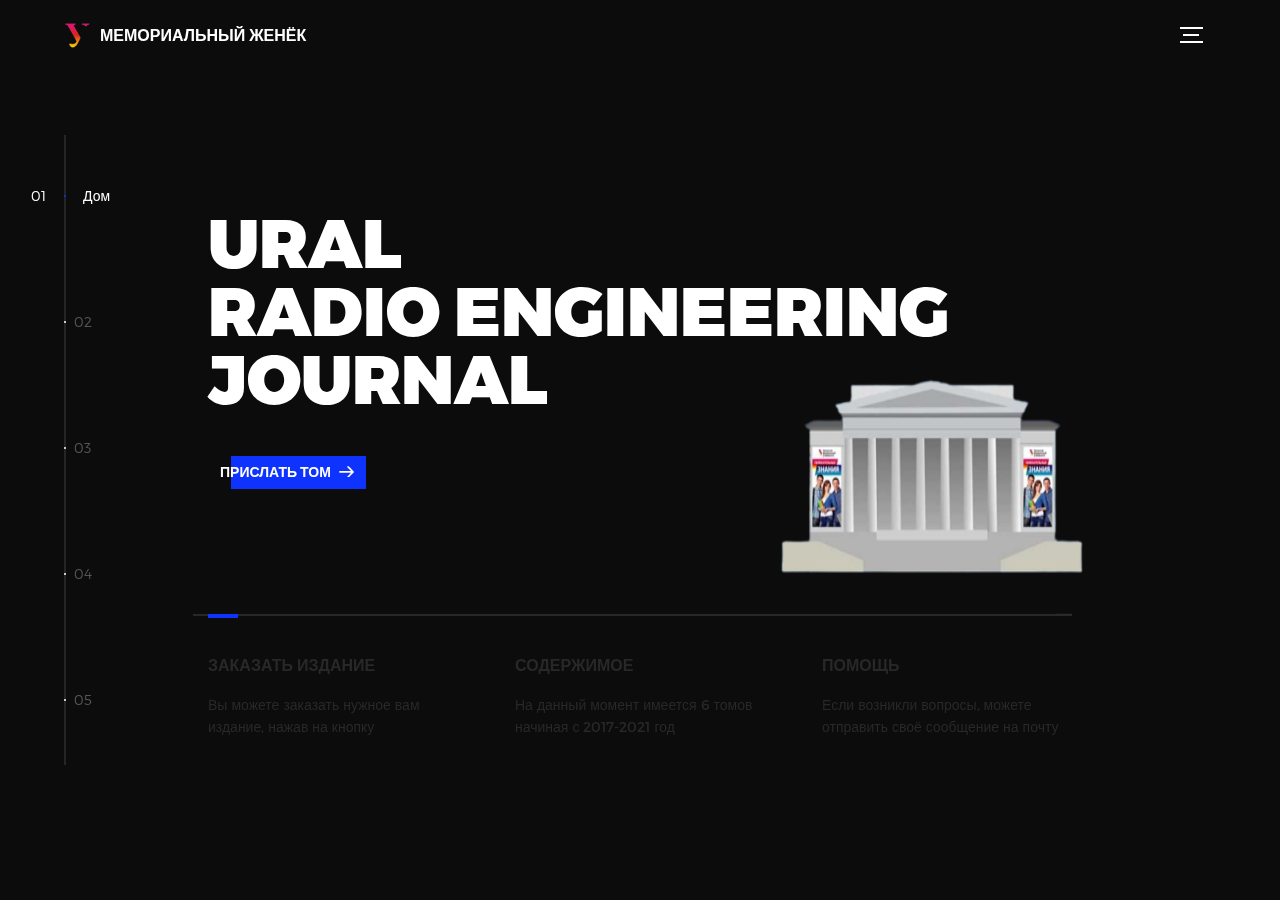
<file: ural/index.html>
<!DOCTYPE html>
<html lang="en">
<head>
  <title>Мемориальный Женёк</title>
  <meta charset="utf-8">
  <meta name="viewport" content="width=device-width, initial-scale=1">
  <meta http-equiv="X-UA-Compatible" content="IE=edge">
  <meta name="description" content="HTML5 website template">
  <meta name="keywords" content="global, template, html, sass, jquery">
  <meta name="author" content="Bucky Maler">
  <link rel="stylesheet" href="assets/css/main.css">
</head>
<body>

<!-- notification for small viewports and landscape oriented smartphones -->
<div class="device-notification">
  <a class="device-notification--logo" href="#0">
    <img src="assets/img/logo.png" alt="Global">
    <p>Мемориальный Женёк</p>
  </a>
</div>

<div class="perspective effect-rotate-left">
  <div class="container"><div class="outer-nav--return"></div>
    <div id="viewport" class="l-viewport">
      <div class="l-wrapper">
        <header class="header">
          <a class="header--logo" href="#0">
            <img src="assets/img/logo.png" alt="Global">
            <p>Мемориальный Женёк</p>
          </a>
          <button class="header--cta cta">Прислать том</button>
          <div class="header--nav-toggle">
            <span></span>
          </div>
        </header>
        <nav class="l-side-nav">
          <ul class="side-nav">
            <li class="is-active"><span>Дом</span></li>
            <li><span>Статьи</span></li>
            <li><span>Наставление)</span></li>
            <li><span>Контакты</span></li>
            <li><span>Заказ</span></li>
          </ul>
        </nav>
        <ul class="l-main-content main-content">
          <li class="l-section section section--is-active">
            <div class="intro">
              <div class="intro--banner">
                <h1>URAL<br>RADIO ENGINEERING<br>JOURNAL</h1>
                <button class="cta">Прислать том
                  <svg version="1.1" id="Layer_1" x="0px" y="0px" viewBox="0 0 150 118" style="enable-background:new 0 0 150 118;" xml:space="preserve">
                  <g transform="translate(0.000000,118.000000) scale(0.100000,-0.100000)">
                    <path d="M870,1167c-34-17-55-57-46-90c3-15,81-100,194-211l187-185l-565-1c-431,0-571-3-590-13c-55-28-64-94-18-137c21-20,33-20,597-20h575l-192-193C800,103,794,94,849,39c20-20,39-29,61-29c28,0,63,30,298,262c147,144,272,271,279,282c30,51,23,60-219,304C947,1180,926,1196,870,1167z"/>
                  </g>
                  </svg>
                  <span class="btn-background"></span>
                </button>
                <img src="assets/img/introduction-visual.png" alt="Добро пожаловать">
              </div>
              <div class="intro--options">
                <a href="hoh.html">
                  <h3>Заказать издание</h3>
                  <p>Вы можете заказать нужное вам издание, нажав на кнопку</p>
                </a>
                <a href="#0">
                  <h3>Содержимое</h3>
                  <p>На данный момент имеется 6 томов начиная с 2017-2021 год</p>
                </a>
                <a href="form.html" target="_blank">
                  <h3>Помощь</h3>
                  <p>Если возникли вопросы, можете отправить своё сообщение на почту</p>
                </a>
              </div>
            </div>
          </li>
          <li class="l-section section">
            <div class="work">
              <h2>Выберите работу</h2>
              <div class="work--lockup">
                <ul class="slider">
                  <li class="slider--item slider--item-left">
                    <a href="#0">
                      <div class="slider--item-image">
                        <img src="assets/img/work-victory.jpg" alt="Том 4">
                      </div>
                      <p class="slider--item-title">Том 4</p>
                      <p class="slider--item-description">№ 4 (2020) Мемориальный Женёк</p>
                        <a href="https://journals.urfu.ru/index.php/urj/issue/download/426/pdf_4" target="_blank">Скачать
                        </a>
                    </a>
                  </li>
                  <li class="slider--item slider--item-center">
                    <a href="#0">
                      <div class="slider--item-image">
                        <img src="assets/img/work-metiew-smith.png" alt="Том 5">
                      </div>
                      <p class="slider--item-title">Том 5</p>
                      <p class="slider--item-description">№ 4 (2021) Мемориальный Женёк</p>
                        <a href="https://journals.urfu.ru/index.php/urj/issue/download/476/pdf_8" target="_blank">Скачать
                        </a>
                    </a>
                  </li>
                  <li class="slider--item slider--item-right">
                    <a href="#0">
                      <div class="slider--item-image">
                        <img src="assets/img/work-alex-nowak.jpg" alt="Том 4">
                      </div>
                      <p class="slider--item-title">Том 4</p>
                      <p class="slider--item-description">№ 3 (2020) Мемориальный Женёк</p>
                        <a href="https://journals.urfu.ru/index.php/urj/article/download/4828/pdf" target="_blank">Скачать
                        </a>
                    </a>
                  </li>
                     <li class="slider--item slider--item-next">
                    <a href="#0">
                      <div class="slider--item-image">
                        <img src="assets/img/cover_issue_436_ru_RU.jpg" alt="Том 4">
                      </div>
                      <p class="slider--item-title">Том 5</p>
                      <p class="slider--item-description">№ 1 (2021) Мемориальный Женёк</p>
                        <a href="https://journals.urfu.ru/index.php/urj/issue/download/436/pdf_5" target="_blank">Скачать
                        </a>
                    </a>
                  </li>
                </ul>
                <div class="slider--prev">
                  <svg version="1.1" id="Layer_1" xmlns="http://www.w3.org/2000/svg" xmlns:xlink="http://www.w3.org/1999/xlink" x="0px" y="0px"
                  viewBox="0 0 150 118" style="enable-background:new 0 0 150 118;" xml:space="preserve">
                  <g transform="translate(0.000000,118.000000) scale(0.100000,-0.100000)">
                    <path d="M561,1169C525,1155,10,640,3,612c-3-13,1-36,8-52c8-15,134-145,281-289C527,41,562,10,590,10c22,0,41,9,61,29
                    c55,55,49,64-163,278L296,510h575c564,0,576,0,597,20c46,43,37,109-18,137c-19,10-159,13-590,13l-565,1l182,180
                    c101,99,187,188,193,199c16,30,12,57-12,84C631,1174,595,1183,561,1169z"/>
                  </g>
                  </svg>
                </div>
                <div class="slider--next">
                  <svg version="1.1" id="Layer_1" xmlns="http://www.w3.org/2000/svg" xmlns:xlink="http://www.w3.org/1999/xlink" x="0px" y="0px" viewBox="0 0 150 118" style="enable-background:new 0 0 150 118;" xml:space="preserve">
                  <g transform="translate(0.000000,118.000000) scale(0.100000,-0.100000)">
                    <path d="M870,1167c-34-17-55-57-46-90c3-15,81-100,194-211l187-185l-565-1c-431,0-571-3-590-13c-55-28-64-94-18-137c21-20,33-20,597-20h575l-192-193C800,103,794,94,849,39c20-20,39-29,61-29c28,0,63,30,298,262c147,144,272,271,279,282c30,51,23,60-219,304C947,1180,926,1196,870,1167z"/>
                  </g>
                  </svg>
                </div>
              </div>
            </div>
          </li>
          <li class="l-section section">
            <div class="about">
              <div class="about--banner">
                <h2>У<br>тебя<br>всё<br>получится</h2>
                <a href="https://www.youtube.com/watch?v=hFoKgX3IHY4" target="_blank">Музыка для настроя 
                  <span>
                    <svg version="1.1" id="Layer_1" xmlns="http://www.w3.org/2000/svg" xmlns:xlink="http://www.w3.org/1999/xlink" x="0px" y="0px" viewBox="0 0 150 118" style="enable-background:new 0 0 150 118;" xml:space="preserve">
                    <g transform="translate(0.000000,118.000000) scale(0.100000,-0.100000)">
                      <path d="M870,1167c-34-17-55-57-46-90c3-15,81-100,194-211l187-185l-565-1c-431,0-571-3-590-13c-55-28-64-94-18-137c21-20,33-20,597-20h575l-192-193C800,103,794,94,849,39c20-20,39-29,61-29c28,0,63,30,298,262c147,144,272,271,279,282c30,51,23,60-219,304C947,1180,926,1196,870,1167z"/>
                    </g>
                    </svg>
                  </span>
                </a>
                <img src="assets/img/about-visual.png" alt="About Us">
              </div>
              <div class="about--options">
                <a href="https://fonwall.ru/search?q=%D0%BA%D1%83%D1%87%D0%B0+%D0%BA%D0%BE%D1%82%D1%8F%D1%82" target="_blank">
                  <h3>Котята</h3>
                </a>
                <a href="https://fonwall.ru/search?q=%D1%81%D0%BE%D0%B1%D0%B0%D0%BA%D0%B8" target="_blank">
                  <h3>Щенята</h3>
                </a>
                <a href="https://pixabay.com/ru/photos/search/%D1%81%D1%83%D1%80%D0%B8%D0%BA%D0%B0%D1%82%D1%8B/" target="_blank">
                  <h3>Сурикаты?</h3>
                </a>
              </div>
            </div>
          </li>
          <li class="l-section section">
            <div class="contact">
              <div class="contact--lockup">
                <div class="modal">
                  <div class="modal--information">
                    <p>Уральский федеральный университет </p>
                      <p>имени первого Президента </p>
                      <p>России Б. Н. Ельцина</p>
                    <a href="mr.lorazov@mail.ru">mr.lorazov@mail.ru</a>
                    <a href="tel:+79220987837">+79220987837</a>
                  </div>
                  <ul class="modal--options">
                    <li><a href="https://vk.com/prikoliian" target="_blank">Вконтакте</a></li>
                    <li><a href="https://www.youtube.com/" target="_blank">Youtube</a></li>
                  </ul>
                </div>
              </div>
            </div>
          </li>
          <li class="l-section section">
            <div class="hire">
              <h2>Что вы ищете?</h2>
              <!-- checkout formspree.io for easy form setup -->
              <form class="work-request">
                <div class="work-request--options">
                  <span class="options-a">
                    <input id="opt-1" type="checkbox" value="Что вы ищите?">
                    <label for="opt-1">
                      <svg version="1.1" id="Layer_1" xmlns="http://www.w3.org/2000/svg" xmlns:xlink="http://www.w3.org/1999/xlink" x="0px" y="0px"
                      viewBox="0 0 150 111" style="enable-background:new 0 0 150 111;" xml:space="preserve">
                      <g transform="translate(0.000000,111.000000) scale(0.100000,-0.100000)">
                        <path d="M950,705L555,310L360,505C253,612,160,700,155,700c-6,0-44-34-85-75l-75-75l278-278L550-5l475,475c261,261,475,480,475,485c0,13-132,145-145,145C1349,1100,1167,922,950,705z"/>
                      </g>
                      </svg>
                      1 том
                    </label>
                    <input id="opt-2" type="checkbox" value="1 том">
                    <label for="opt-2">
                      <svg version="1.1" id="Layer_1" xmlns="http://www.w3.org/2000/svg" xmlns:xlink="http://www.w3.org/1999/xlink" x="0px" y="0px"
                      viewBox="0 0 150 111" style="enable-background:new 0 0 150 111;" xml:space="preserve">
                      <g transform="translate(0.000000,111.000000) scale(0.100000,-0.100000)">
                        <path d="M950,705L555,310L360,505C253,612,160,700,155,700c-6,0-44-34-85-75l-75-75l278-278L550-5l475,475c261,261,475,480,475,485c0,13-132,145-145,145C1349,1100,1167,922,950,705z"/>
                      </g>
                      </svg>
                      2 том
                    </label>
                    <input id="opt-3" type="checkbox" value="2 том">
                    <label for="opt-3">
                      <svg version="1.1" id="Layer_1" xmlns="http://www.w3.org/2000/svg" xmlns:xlink="http://www.w3.org/1999/xlink" x="0px" y="0px"
                      viewBox="0 0 150 111" style="enable-background:new 0 0 150 111;" xml:space="preserve">
                      <g transform="translate(0.000000,111.000000) scale(0.100000,-0.100000)">
                        <path d="M950,705L555,310L360,505C253,612,160,700,155,700c-6,0-44-34-85-75l-75-75l278-278L550-5l475,475c261,261,475,480,475,485c0,13-132,145-145,145C1349,1100,1167,922,950,705z"/>
                      </g>
                      </svg>
                      3 том
                    </label>
                  </span>
                  <span class="options-b">
                    <input id="opt-4" type="checkbox" value="3 том">
                    <label for="opt-4">
                      <svg version="1.1" id="Layer_1" xmlns="http://www.w3.org/2000/svg" xmlns:xlink="http://www.w3.org/1999/xlink" x="0px" y="0px"
                      viewBox="0 0 150 111" style="enable-background:new 0 0 150 111;" xml:space="preserve">
                      <g transform="translate(0.000000,111.000000) scale(0.100000,-0.100000)">
                        <path d="M950,705L555,310L360,505C253,612,160,700,155,700c-6,0-44-34-85-75l-75-75l278-278L550-5l475,475c261,261,475,480,475,485c0,13-132,145-145,145C1349,1100,1167,922,950,705z"/>
                      </g>
                      </svg>
                      4 том
                    </label>
                    <input id="opt-5" type="checkbox" value="4 том">
                    <label for="opt-5">
                      <svg version="1.1" id="Layer_1" xmlns="http://www.w3.org/2000/svg" xmlns:xlink="http://www.w3.org/1999/xlink" x="0px" y="0px"
                      viewBox="0 0 150 111" style="enable-background:new 0 0 150 111;" xml:space="preserve">
                      <g transform="translate(0.000000,111.000000) scale(0.100000,-0.100000)">
                        <path d="M950,705L555,310L360,505C253,612,160,700,155,700c-6,0-44-34-85-75l-75-75l278-278L550-5l475,475c261,261,475,480,475,485c0,13-132,145-145,145C1349,1100,1167,922,950,705z"/>
                      </g>
                      </svg>
                      5 том
                    </label>
                    <input id="opt-6" type="checkbox" value="5 том">
                    <label for="opt-6">
                      <svg version="1.1" id="Layer_1" xmlns="http://www.w3.org/2000/svg" xmlns:xlink="http://www.w3.org/1999/xlink" x="0px" y="0px"
                      viewBox="0 0 150 111" style="enable-background:new 0 0 150 111;" xml:space="preserve">
                      <g transform="translate(0.000000,111.000000) scale(0.100000,-0.100000)">
                        <path d="M950,705L555,310L360,505C253,612,160,700,155,700c-6,0-44-34-85-75l-75-75l278-278L550-5l475,475c261,261,475,480,475,485c0,13-132,145-145,145C1349,1100,1167,922,950,705z"/>
                      </g>
                      </svg>
                      6 том
                    </label>
                  </span>
                </div>
                <div class="work-request--information">
                  <div class="information-name">
                    <input id="name" type="text" spellcheck="false">
                    <label for="name">Имя</label>
                  </div>
                  <div class="information-email">
                    <input id="email" type="email" spellcheck="false">
                    <label for="email">Почта</label>
                  </div>
                </div>
                <input type="submit" value="Отправить сообщение">
              </form>
            </div>
          </li>
        </ul>
      </div>
    </div>
  </div>
  <ul class="outer-nav">
    <li class="is-active">Дом</li>
    <li>Работы</li>
    <li>Наставление)</li>
    <li>Контакты</li>
    <li>Прислать том</li>
  </ul>
</div>

<script src="https://ajax.googleapis.com/ajax/libs/jquery/2.2.4/jquery.min.js"></script>
<script>window.jQuery || document.write('<script src="assets/js/vendor/jquery-2.2.4.min.js"><\/script>')</script>
<script src="assets/js/functions-min.js"></script>
</body>
</html>
</file>
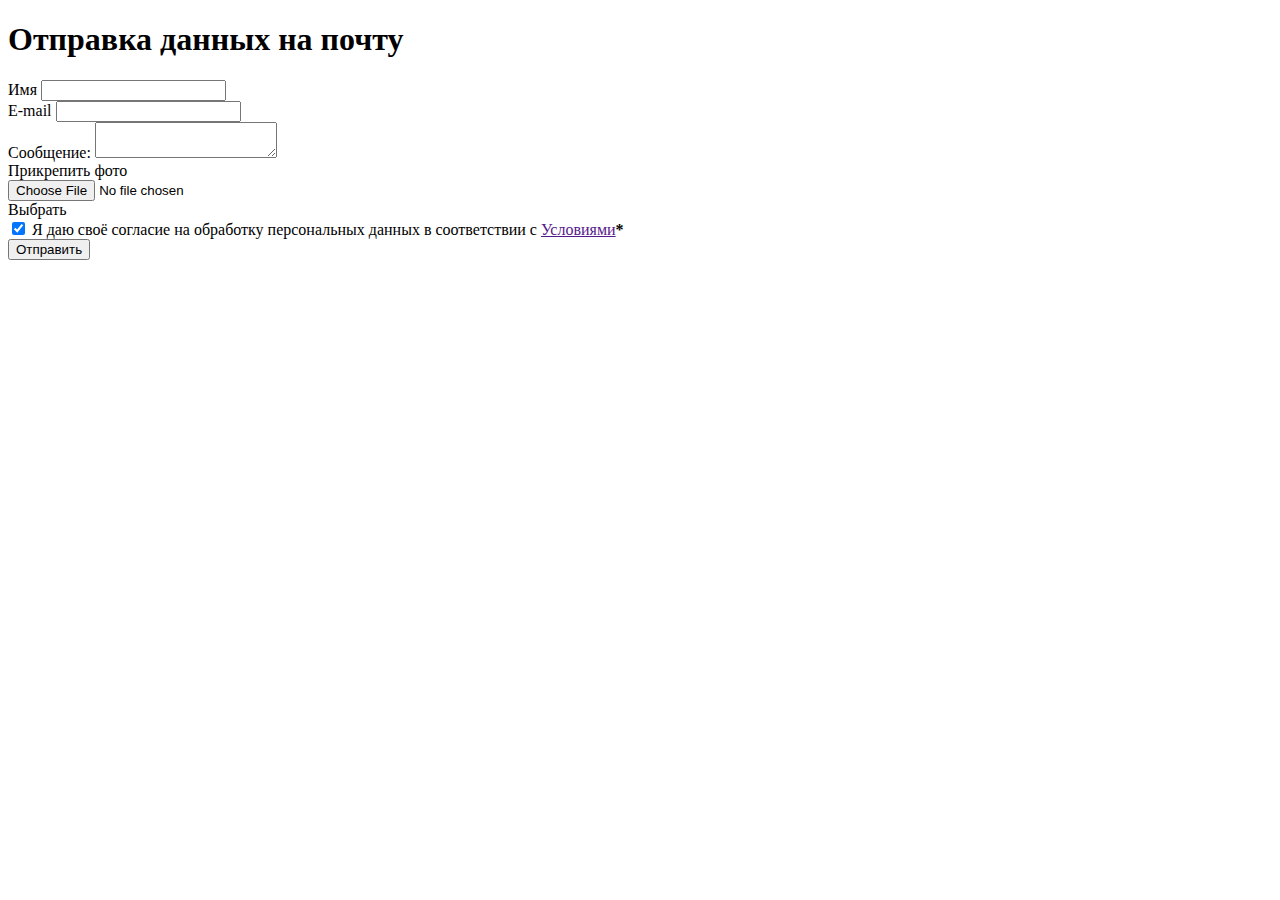
<file: ural/form.html>
<!DOCTYPE html>
<html lang="en">
<head>
  <meta charset="utf-8">
  <meta name="viewport" content="width=device-width, initial-scale=1.0">
  <link rel="stylesheet" href="C:\Users\mrlor\OneDrive\Рабочий стол\ural\assets\css\modules\_style.css">
    <title>URAL RADIO ENGINEERING JOURNAL</title>
    </head>
<body>
    <div class="wrapper">
    <div class="form">
        <form action='#' id='form' class="form__body">
            <h1 class="form__title">Отправка данных на почту</h1>
            <div class="form__item">
                <tittle>Имя</tittle>
            <label for="formName" class="form__label"Имя*:></label>
            <input id="formName" type="text" name="name" class="form__input _req">
            </div>
            <div class="form__item">
                <tittle>E-mail</tittle>
            <label for="formEmail" class="form__label"E-mail*:></label>
            <input id="formEmail" type="text" name="email" class="form__input _req _email">
            </div>
            <div class="form__item"> 
            <label for="formMessage" class="form_label">Сообщение:</label>
                <textarea name="message" id="formMessage" class="form__input"></textarea>
            </div>
                <div class="form__item">
                    <div class="form__label">Прикрепить фото</div>
                    <div class="file">
                    <div class="file__item">
                        <input accept=".jpg, .png, .gif" type="file" name="image" class="file__input">
                        <div class="file__button">Выбрать</div>
                        </div>
                        </div>
                    </div>
                    <div class="file__preview">
                    </div>
                <div class="form__item">
                <div class="checkbox">
                    <input id="formAgreement" checked type="checkbox" name="agreement" class="checkbox__input _req">
                    <label for="formAgreement" class="checkbox__label"><span>Я даю своё согласие на обработку персональных данных в соответствии с <a href="">Условиями</a><b href="">*</b></span></label>
                    </div>
                    <button type="submit" class="form__button">Отправить</button>
                </div>
        </form>
        </div>
    </div>
    <script src="C:\Users\mrlor\OneDrive\Рабочий стол\ural\assets\js\script.js">
    </script>
    </body>
</html>
</file>
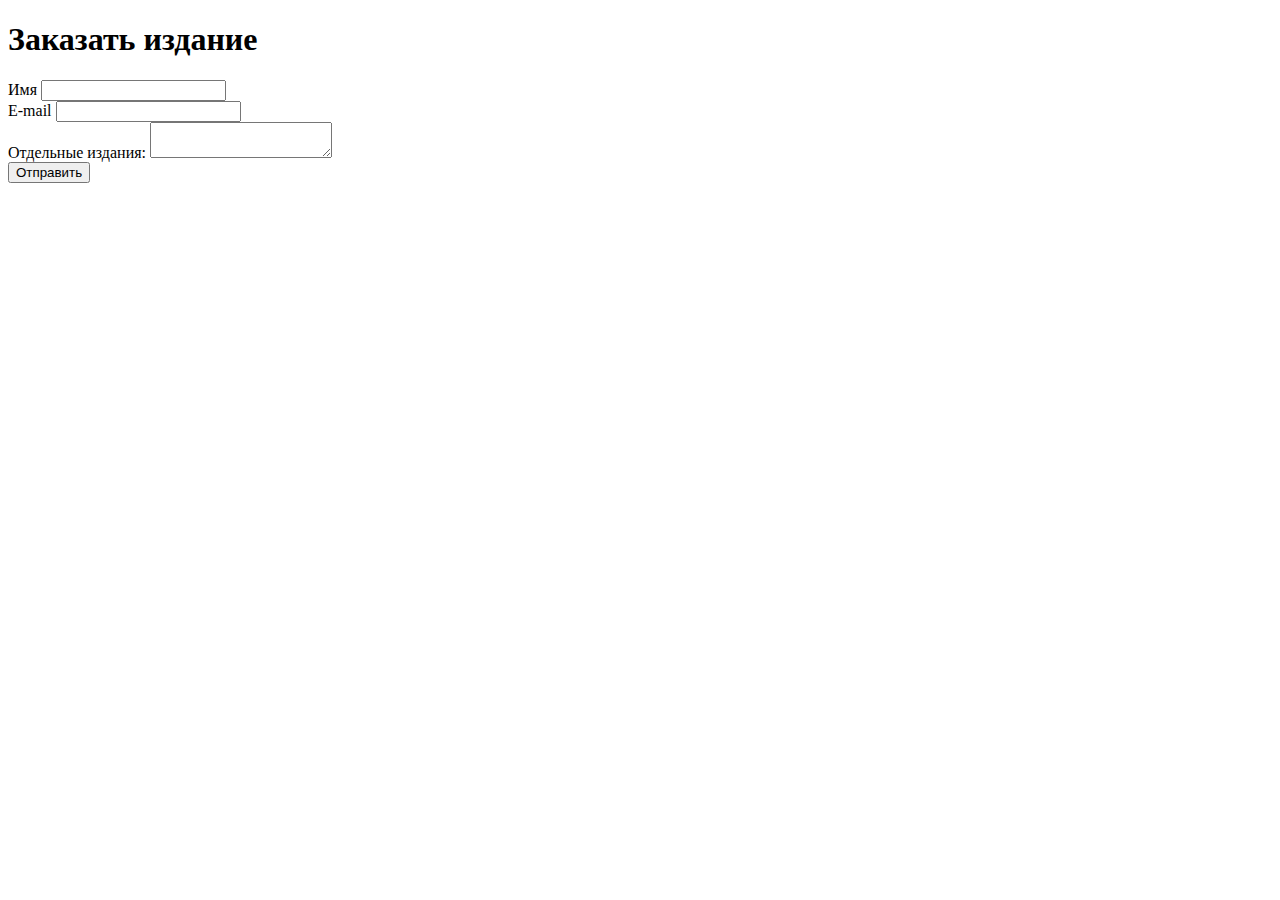
<file: ural/hoh.html>
<!DOCTYPE html>
<html lang="en">
<head>
  <meta charset="utf-8">
  <meta name="viewport" content="width=device-width, initial-scale=1.0">
  <link rel="stylesheet" href="C:\Users\mrlor\OneDrive\Рабочий стол\ural\assets\css\modules\_lol.css">
    <title>URAL RADIO ENGINEERING JOURNAL</title>
    </head>
<body>
    <div class="wrapper">
    <div class="form">
        <form action='#' id='form' class="form__body">
            <h1 class="form__title">Заказать издание</h1>
            <div class="form__item">
                <tittle>Имя</tittle>
            <label for="formName" class="form__label"Имя*:></label>
            <input id="formName" type="text" name="name" class="form__input _req">
            </div>
            <div class="form__item">
                <tittle>E-mail</tittle>
            <label for="formEmail" class="form__label"E-mail*:></label>
            <input id="formEmail" type="text" name="email" class="form__input _req _email">
            </div>
            <div class="form__item"> 
            <label for="formMessage" class="form_label">Отдельные издания:</label>
                <textarea name="message" id="formMessage" class="form__input"></textarea>
            </div>
                    <div class="file__preview">
                    </div>
                <div class="form__item">
                    <button type="submit" class="form__button">Отправить</button>
                </div>
        </form>
        </div>
    </div>
    <script src="C:\Users\mrlor\OneDrive\Рабочий стол\ural\assets\js\script.js">
    </script>
    </body>
</html>
</file>
<file: ural/assets/css/main.css>
@font-face{font-family:'Montserrat';src:url("fonts/Montserrat-Black.eot");src:local("☺"),url("fonts/Montserrat-Black.woff") format("woff"),url("fonts/Montserrat-Black.ttf") format("truetype"),url("fonts/Montserrat-Black.svg") format("svg");font-weight:900;font-style:normal}@font-face{font-family:'Montserrat';src:url("fonts/Montserrat-Bold.eot");src:local("☺"),url("fonts/Montserrat-Bold.woff") format("woff"),url("fonts/Montserrat-Bold.ttf") format("truetype"),url("fonts/Montserrat-Bold.svg") format("svg");font-weight:700;font-style:normal}@font-face{font-family:'Montserrat';src:url("fonts/Montserrat-Regular.eot");src:local("☺"),url("fonts/Montserrat-Regular.woff") format("woff"),url("fonts/Montserrat-Regular.ttf") format("truetype"),url("fonts/Montserrat-Regular.svg") format("svg");font-weight:400;font-style:normal}@font-face{font-family:'Montserrat';src:url("fonts/Montserrat-Light.eot");src:local("☺"),url("fonts/Montserrat-Light.woff") format("woff"),url("fonts/Montserrat-Light.ttf") format("truetype"),url("fonts/Montserrat-Light.svg") format("svg");font-weight:300;font-style:normal}/*! normalize.css v3.0.2 | MIT License | git.io/normalize */html{font-family:sans-serif;-ms-text-size-adjust:100%;-webkit-text-size-adjust:100%}body{margin:0}article,aside,details,figcaption,figure,footer,header,hgroup,main,menu,nav,section,summary{display:block}audio,canvas,progress,video{display:inline-block;vertical-align:baseline}audio:not([controls]){display:none;height:0}[hidden],template{display:none}a{background-color:transparent}a:active,a:hover{outline:0}abbr[title]{border-bottom:1px dotted}b,strong{font-weight:bold}dfn{font-style:italic}h1{font-size:2em;margin:0.67em 0}mark{background:#ff0;color:#000}small{font-size:80%}sub,sup{font-size:75%;line-height:0;position:relative;vertical-align:baseline}sup{top:-0.5em}sub{bottom:-0.25em}img{border:0}svg:not(:root){overflow:hidden}figure{margin:1em 40px}hr{box-sizing:content-box;height:0}pre{overflow:auto}code,kbd,pre,samp{font-family:monospace, monospace;font-size:1em}button,input,optgroup,select,textarea{color:inherit;font:inherit;margin:0}button{overflow:visible}button,select{text-transform:none}button,html input[type="button"],input[type="reset"],input[type="submit"]{-webkit-appearance:button;cursor:pointer}button[disabled],html input[disabled]{cursor:default}button::-moz-focus-inner,input::-moz-focus-inner{border:0;padding:0}input{line-height:normal}input[type="checkbox"],input[type="radio"]{box-sizing:border-box;padding:0}input[type="number"]::-webkit-inner-spin-button,input[type="number"]::-webkit-outer-spin-button{height:auto}input[type="search"]{-webkit-appearance:textfield;box-sizing:content-box}input[type="search"]::-webkit-search-cancel-button,input[type="search"]::-webkit-search-decoration{-webkit-appearance:none}fieldset{border:1px solid #c0c0c0;margin:0 2px;padding:0.35em 0.625em 0.75em}legend{border:0;padding:0}textarea{overflow:auto}optgroup{font-weight:bold}table{border-collapse:collapse;border-spacing:0}td,th{padding:0}::-moz-selection{background:#FFF498}::selection{background:#FFF498}::-moz-selection{background:#FFF498}img::-moz-selection{background:transparent}img::selection{background:transparent}img::-moz-selection{background:transparent}body{-webkit-tap-highlight-color:#FFF498}body{background-color:#0c0c0c;font-size:14px;line-height:1.6;font-family:"Montserrat",sans-serif;color:#fff;-webkit-font-smoothing:antialiased;-webkit-text-size-adjust:100%}.l-viewport{position:relative;width:100%;height:100vh;box-shadow:0 0 45px 5px rgba(0,0,0,0.85);overflow:hidden}.l-wrapper{position:relative;width:1440px;max-width:90%;height:100%;margin:0 auto}.l-side-nav{position:absolute;left:0;display:-webkit-box;display:-webkit-flex;display:-ms-flexbox;display:flex;height:100%;-webkit-box-align:center;-webkit-align-items:center;-ms-flex-align:center;align-items:center}.l-side-nav::before{content:"";position:absolute;top:50%;left:0;-webkit-transform:translateY(-50%);transform:translateY(-50%);width:2px;height:70%;max-height:750px;background-color:#555;opacity:.35;z-index:10}@media (max-width: 1180px){.l-side-nav{display:none}}.l-main-content{position:relative;width:100%;height:100%;margin:0;padding:0;list-style:none}.l-section{position:absolute;width:100%;height:100%}.device-notification{display:none;position:fixed;top:0;left:0;width:100%;height:100%;-webkit-box-orient:vertical;-webkit-box-direction:normal;-webkit-flex-direction:column;-ms-flex-direction:column;flex-direction:column;-webkit-box-align:center;-webkit-align-items:center;-ms-flex-align:center;-ms-grid-row-align:center;align-items:center;-webkit-box-pack:center;-webkit-justify-content:center;-ms-flex-pack:center;justify-content:center;background-color:#0c0c0c;z-index:12}.device-notification--logo{display:-webkit-box;display:-webkit-flex;display:-ms-flexbox;display:flex;-webkit-box-align:center;-webkit-align-items:center;-ms-flex-align:center;align-items:center;text-decoration:none;color:#fff}.device-notification--logo p{margin:0 0 0 10px;font-size:16px;font-weight:700;text-transform:uppercase}.device-notification--message{width:70%;margin:30px 0 0 0;font-weight:700;text-align:center}@media (max-width: 767px) and (min-width: 601px) and (max-height: 680px){.device-notification{display:-webkit-box;display:-webkit-flex;display:-ms-flexbox;display:flex}}@media (max-width: 600px) and (min-width: 480px) and (max-height: 580px){.device-notification{display:-webkit-box;display:-webkit-flex;display:-ms-flexbox;display:flex}}@media (max-width: 736px) and (min-width: 360px) and (orientation: landscape){.device-notification{display:-webkit-box;display:-webkit-flex;display:-ms-flexbox;display:flex}}@media(max-width: 359px){.device-notification{display:-webkit-box;display:-webkit-flex;display:-ms-flexbox;display:flex}}.section{opacity:0;visibility:hidden;-webkit-transition:opacity .4s ease-in-out,visibility 0s .4s;transition:opacity .4s ease-in-out,visibility 0s .4s}.section--is-active{opacity:1;visibility:visible;z-index:1;-webkit-transition:opacity .4s ease-in-out .4s;transition:opacity .4s ease-in-out .4s}.section--next{-webkit-transform:translateY(-45px);transform:translateY(-45px);-webkit-transition:-webkit-transform .4s ease-in-out;transition:-webkit-transform .4s ease-in-out;transition:transform .4s ease-in-out;transition:transform .4s ease-in-out, -webkit-transform .4s ease-in-out}.section--prev{-webkit-transform:translateY(45px);transform:translateY(45px);-webkit-transition:-webkit-transform .4s ease-in-out;transition:-webkit-transform .4s ease-in-out;transition:transform .4s ease-in-out;transition:transform .4s ease-in-out, -webkit-transform .4s ease-in-out}.header{position:absolute;top:0;left:0;display:-webkit-box;display:-webkit-flex;display:-ms-flexbox;display:flex;width:100%;height:70px;-webkit-box-align:center;-webkit-align-items:center;-ms-flex-align:center;align-items:center;-webkit-box-pack:justify;-webkit-justify-content:space-between;-ms-flex-pack:justify;justify-content:space-between;z-index:10}.header--logo{display:-webkit-box;display:-webkit-flex;display:-ms-flexbox;display:flex;-webkit-box-align:center;-webkit-align-items:center;-ms-flex-align:center;align-items:center;text-decoration:none;color:#fff}.header--logo p{margin:0 0 0 10px;font-size:16px;font-weight:700;text-transform:uppercase}.header--nav-toggle{display:-webkit-box;display:-webkit-flex;display:-ms-flexbox;display:flex;width:50px;height:50px;-webkit-box-orient:vertical;-webkit-box-direction:normal;-webkit-flex-direction:column;-ms-flex-direction:column;flex-direction:column;-webkit-box-align:center;-webkit-align-items:center;-ms-flex-align:center;align-items:center;-webkit-box-pack:center;-webkit-justify-content:center;-ms-flex-pack:center;justify-content:center;cursor:pointer}.header--nav-toggle span,.header--nav-toggle::before,.header--nav-toggle::after{content:"";position:relative;width:16px;height:2px;background-color:#fff}.header--nav-toggle::before{bottom:5px;width:23px}.header--nav-toggle::after{top:5px;width:23px}.header--cta{position:absolute;top:50%;left:50%;-webkit-transform:translate(-50%, -50%);transform:translate(-50%, -50%);padding:0 20px;line-height:30px;text-decoration:none;color:#fff;font-weight:700;text-transform:uppercase;background-color:#0f33ff;border:none;opacity:0;visibility:hidden;-webkit-transition:opacity .4s ease-in-out,visibility 0s .4s;transition:opacity .4s ease-in-out,visibility 0s .4s}.header--cta:focus{outline:none}.header--cta.is-active{opacity:1;visibility:visible;-webkit-transition:opacity .4s ease-in-out .4s;transition:opacity .4s ease-in-out .4s}@media (max-width: 767px){.header--cta{display:none}}.side-nav{position:relative;display:-webkit-box;display:-webkit-flex;display:-ms-flexbox;display:flex;width:100px;height:70%;max-height:750px;-webkit-box-orient:vertical;-webkit-box-direction:normal;-webkit-flex-direction:column;-ms-flex-direction:column;flex-direction:column;-webkit-justify-content:space-around;-ms-flex-pack:distribute;justify-content:space-around;margin:0;padding:0;list-style-position:inside;z-index:10}.side-nav>li{position:relative;top:-5px;color:#fff;font-size:6px;cursor:pointer}.side-nav>li span{position:relative;top:3px;left:10px;color:#fff;font-size:14px;font-weight:300;opacity:0;visibility:hidden}.side-nav>li::before{position:absolute;top:3px;left:10px;color:#555;font-size:14px;font-weight:300}.side-nav li:nth-child(1)::before{content:"01"}.side-nav li:nth-child(2)::before{content:"02"}.side-nav li:nth-child(3)::before{content:"03"}.side-nav li:nth-child(4)::before{content:"04"}.side-nav li:nth-child(5)::before{content:"05"}.side-nav li.is-active{color:#0f33ff;-webkit-transition:color .4s ease-in-out;transition:color .4s ease-in-out}.side-nav li.is-active span{opacity:1;visibility:visible;-webkit-transition:opacity .4s ease-in-out;transition:opacity .4s ease-in-out}.side-nav li.is-active::before{left:-33px;color:#fff}.intro{position:relative;display:-webkit-box;display:-webkit-flex;display:-ms-flexbox;display:flex;width:900px;max-width:75%;height:100%;-webkit-box-orient:vertical;-webkit-box-direction:normal;-webkit-flex-direction:column;-ms-flex-direction:column;flex-direction:column;-webkit-box-pack:center;-webkit-justify-content:center;-ms-flex-pack:center;justify-content:center;margin:0 auto}@media (max-width: 1180px){.intro{max-width:100%}}.intro--banner{position:relative;height:475px}.intro--banner::before{content:"";position:absolute;bottom:20px;left:-15px;right:0;height:2px;background-color:#282828}.intro--banner::after{content:"";position:absolute;bottom:18px;left:0;width:30px;height:4px;background-color:#0f33ff}.intro--banner h1{position:relative;font-size:68px;font-weight:900;line-height:1;z-index:1}.intro--banner button{position:relative;padding:5px 17px 5px 12px;font-weight:700;text-transform:uppercase;background-color:transparent;border:none}.intro--banner button .btn-background{position:absolute;top:0;left:23px;right:0;height:100%;background-color:#0f33ff;z-index:-1;-webkit-transition:left .2s ease-in-out;transition:left .2s ease-in-out}.intro--banner button:hover .btn-background{left:0}.intro--banner button:focus{outline:none}.intro--banner button svg{position:relative;left:5px;width:15px;fill:#fff}.intro--banner img{position:absolute;bottom:21px;right:-12px}.intro--options{display:-webkit-box;display:-webkit-flex;display:-ms-flexbox;display:flex;-webkit-box-pack:justify;-webkit-justify-content:space-between;-ms-flex-pack:justify;justify-content:space-between;margin:0;padding:0;list-style:none}.intro--options>a{max-width:250px;text-decoration:none;color:#282828;-webkit-transition:color .2s ease-in-out;transition:color .2s ease-in-out}.intro--options>a:hover{color:#fff}.intro--options h3{font-size:16px;text-transform:uppercase}.intro--options p{margin-bottom:0}@media (max-width: 900px){.intro--banner{height:380px}.intro--banner h1{font-size:55px}.intro--banner img{width:430px}.intro--options>a{margin-right:30px}.intro--options>a:last-child{margin-right:0}}@media (max-width: 767px){.intro--banner{height:305px}.intro--banner h1{font-size:44px}.intro--banner img{width:330px}.intro--options{display:block}.intro--options>a{display:block;max-width:100%;margin:0 0 30px 0}.intro--options>a:last-child{margin-bottom:0}}@media (max-width: 600px){.intro--banner{height:360px}.intro--banner h1{font-size:55px}.intro--banner img{display:none}}@media (max-width: 600px) and (max-height: 750px){.intro--banner{height:auto}.intro--banner::before,.intro--banner::after{display:none}.intro--banner h1{margin-top:0}.intro--options{display:none}}.work{position:relative;display:-webkit-box;display:-webkit-flex;display:-ms-flexbox;display:flex;width:960px;max-width:80%;height:100%;-webkit-box-orient:vertical;-webkit-box-direction:normal;-webkit-flex-direction:column;-ms-flex-direction:column;flex-direction:column;-webkit-box-pack:center;-webkit-justify-content:center;-ms-flex-pack:center;justify-content:center;margin:0 auto}@media (max-width: 1180px){.work{max-width:100%}}.work h2{margin:0 0 20px 0;font-size:30px;text-align:center}.work--lockup{position:relative}.work--lockup .slider{position:relative;display:-webkit-box;display:-webkit-flex;display:-ms-flexbox;display:flex;width:80%;margin:0 auto;padding:0;list-style:none}.work--lockup .slider--item{position:absolute;display:none;text-align:center}.work--lockup .slider--item a{text-decoration:none;color:#858585}.work--lockup .slider--item-title{margin-top:10px;font-size:12px;font-weight:700;text-transform:uppercase}.work--lockup .slider--item-description{display:none;max-width:250px;margin:0 auto}.work--lockup .slider--item-image{width:150px;height:150px;margin:0 auto;border-radius:50%;overflow:hidden}.work--lockup .slider--item-image img{width:100%}.work--lockup .slider--item-left{top:50%;left:0;-webkit-transform:translateY(-50%);transform:translateY(-50%);display:block}.work--lockup .slider--item-right{top:50%;right:0;-webkit-transform:translateY(-50%);transform:translateY(-50%);display:block}.work--lockup .slider--item-center{position:relative;top:30px;left:50%;-webkit-transform:translateX(-50%);transform:translateX(-50%);display:block}.work--lockup .slider--item-center a{color:#fff}.work--lockup .slider--item-center .slider--item-title{margin-top:25px;font-size:16px}.work--lockup .slider--item-center .slider--item-description{display:block}.work--lockup .slider--item-center .slider--item-image{width:300px;height:300px}.work--lockup .slider--next,.work--lockup .slider--prev{position:absolute;top:160px;display:-webkit-box;display:-webkit-flex;display:-ms-flexbox;display:flex;width:50px;height:50px;-webkit-box-align:center;-webkit-align-items:center;-ms-flex-align:center;align-items:center;-webkit-box-pack:center;-webkit-justify-content:center;-ms-flex-pack:center;justify-content:center;background-color:#282828;border-radius:50%;cursor:pointer}.work--lockup .slider--next svg,.work--lockup .slider--prev svg{width:20px;fill:#fff}.work--lockup .slider--next{right:0}.work--lockup .slider--prev{left:0}@media (max-width: 900px){.work--lockup .slider--item-image{width:120px;height:120px}.work--lockup .slider--item-center .slider--item-image{width:240px;height:240px}.work--lockup .slider--next,.work--lockup .slider--prev{top:130px}}@media (max-width: 767px){.work--lockup .slider{width:75%}.work--lockup .slider--item-image{width:90px;height:90px}.work--lockup .slider--item-center .slider--item-image{width:190px;height:190px}.work--lockup .slider--next,.work--lockup .slider--prev{top:105px}}@media (max-width: 600px){.work--lockup .slider{width:auto}.work--lockup .slider--item-left,.work--lockup .slider--item-right{display:none}}.about{position:relative;display:-webkit-box;display:-webkit-flex;display:-ms-flexbox;display:flex;width:900px;max-width:75%;height:100%;-webkit-box-orient:vertical;-webkit-box-direction:normal;-webkit-flex-direction:column;-ms-flex-direction:column;flex-direction:column;-webkit-box-pack:center;-webkit-justify-content:center;-ms-flex-pack:center;justify-content:center;margin:0 auto}@media (max-width: 1180px){.about{max-width:100%}}.about--banner{position:relative;height:475px}.about--banner::before{content:"";position:absolute;top:20px;left:200px;-webkit-transform:rotate(-25deg);transform:rotate(-25deg);border:5px solid #0f33ff;border-right-color:transparent;border-bottom-color:transparent}.about--banner::after{content:"";position:absolute;top:75px;left:400px;-webkit-transform:rotate(45deg);transform:rotate(45deg);width:10px;height:10px;background-color:#0f33ff}.about--banner h2{position:relative;margin-top:35px;font-size:68px;font-weight:900;line-height:1;z-index:1}.about--banner h2::before{content:"";position:absolute;top:60px;left:268px;width:30px;height:30px;background-color:#0f33ff;border-radius:50%}.about--banner h2::after{content:"";position:absolute;top:255px;left:255px;width:10px;height:10px;background-color:#0f33ff}.about--banner a{padding:5px 17px 5px 0;text-decoration:none;color:#fff;font-weight:700;text-transform:uppercase;background-color:transparent}.about--banner a:hover svg{left:10px}.about--banner a svg{position:relative;left:5px;width:15px;fill:#fff;-webkit-transition:left .2s ease-in-out;transition:left .2s ease-in-out}.about--banner img{position:absolute;bottom:-90px;right:-12px}.about--options{display:-webkit-box;display:-webkit-flex;display:-ms-flexbox;display:flex;max-width:600px;-webkit-box-pack:justify;-webkit-justify-content:space-between;-ms-flex-pack:justify;justify-content:space-between;margin:0;padding:0;list-style:none}.about--options>a{position:relative;width:150px;height:75px;text-decoration:none;color:#fff;border:10px solid #0f33ff;background-position:center;background-size:cover;background-repeat:no-repeat}.about--options>a:nth-child(1){background-image:url("../img/about-winners.jpg")}.about--options>a:nth-child(2){background-image:url("../img/about-philosophy.jpg")}.about--options>a:nth-child(3){background-image:url("../img/about-history.jpg")}.about--options>a:hover h3{bottom:-50px}.about--options h3{position:absolute;bottom:-38px;left:10px;font-size:16px;text-transform:uppercase;-webkit-transition:bottom .2s ease-in-out,left .2s ease-in-out;transition:bottom .2s ease-in-out,left .2s ease-in-out}@media (max-width: 767px){.about--banner{height:305px}.about--banner::before{top:0;left:125px}.about--banner::after{top:35px;left:260px}.about--banner h2{margin-top:10px;font-size:44px}.about--banner h2::before{top:28px;left:168px}.about--banner h2::after{top:163px;left:163px}.about--banner img{width:315px}}@media (max-width: 600px){.about--banner{height:auto}.about--banner::before{left:155px}.about--banner::after{left:310px}.about--banner h2{margin-top:0;font-size:55px}.about--banner h2::before{top:43px;left:214px}.about--banner h2::after{top:205px;left:205px}.about--banner img{display:none}.about--options{display:none}}.contact{position:fixed;top:0;left:0;width:100%;height:100%;background-image:url("../img/contact-visual.png");background-position:center;background-size:cover;background-repeat:no-repeat}.contact--lockup{position:relative;display:-webkit-box;display:-webkit-flex;display:-ms-flexbox;display:flex;width:900px;max-width:75%;height:100%;-webkit-box-align:center;-webkit-align-items:center;-ms-flex-align:center;align-items:center;-webkit-box-pack:end;-webkit-justify-content:flex-end;-ms-flex-pack:end;justify-content:flex-end;margin:0 auto}@media (max-width: 1180px){.contact--lockup{max-width:90%}}@media (max-width: 767px){.contact--lockup{-webkit-box-pack:center;-webkit-justify-content:center;-ms-flex-pack:center;justify-content:center}}.contact--lockup .modal{padding:45px 45px;text-align:center;background-color:#0c0c0c;box-shadow:0 0 30px 0 rgba(0,0,0,0.75)}.contact--lockup .modal--information p,.contact--lockup .modal--information a{display:block;margin:14px 0;text-decoration:none;color:#fff;font-weight:700}.contact--lockup .modal--information p{margin-top:0}.contact--lockup .modal--options{margin:0;padding:0;list-style:none}.contact--lockup .modal--options>li{width:130px;margin:0 auto 25px auto}.contact--lockup .modal--options li:nth-child(1){background-color:#1769ff}.contact--lockup .modal--options li:nth-child(2){background-color:#ea4c89}.contact--lockup .modal--options li:nth-child(3){margin-bottom:0;background-color:#0f33ff;text-transform:uppercase}.contact--lockup .modal--options a{display:block;width:100%;padding:8px 0;text-decoration:none;color:#fff;font-weight:700}.hire{position:relative;display:-webkit-box;display:-webkit-flex;display:-ms-flexbox;display:flex;width:700px;max-width:75%;height:100%;-webkit-box-orient:vertical;-webkit-box-direction:normal;-webkit-flex-direction:column;-ms-flex-direction:column;flex-direction:column;-webkit-box-pack:center;-webkit-justify-content:center;-ms-flex-pack:center;justify-content:center;margin:0 auto}@media (max-width: 1180px){.hire{max-width:100%}}.hire h2{margin:0 0 20px 0;font-size:30px;text-align:center}.work-request{display:-webkit-box;display:-webkit-flex;display:-ms-flexbox;display:flex;width:100%;-webkit-box-orient:vertical;-webkit-box-direction:normal;-webkit-flex-direction:column;-ms-flex-direction:column;flex-direction:column;-webkit-box-align:center;-webkit-align-items:center;-ms-flex-align:center;align-items:center;color:#fff}.work-request input[type="submit"]{width:400px;max-width:100%;line-height:50px;font-size:16px;font-weight:700;text-transform:uppercase;background-color:#0f33ff;border:none;border-radius:0}.work-request input[type="submit"]:focus{outline:none}.work-request--options{display:-webkit-box;display:-webkit-flex;display:-ms-flexbox;display:flex;width:100%;-webkit-box-orient:vertical;-webkit-box-direction:normal;-webkit-flex-direction:column;-ms-flex-direction:column;flex-direction:column;-webkit-box-align:center;-webkit-align-items:center;-ms-flex-align:center;align-items:center;margin:30px 0}.work-request--options .options-a{display:-webkit-box;display:-webkit-flex;display:-ms-flexbox;display:flex;width:100%;-webkit-box-pack:justify;-webkit-justify-content:space-between;-ms-flex-pack:justify;justify-content:space-between}.work-request--options .options-b{display:-webkit-box;display:-webkit-flex;display:-ms-flexbox;display:flex;width:72%;-webkit-flex-wrap:wrap;-ms-flex-wrap:wrap;flex-wrap:wrap;-webkit-justify-content:space-around;-ms-flex-pack:distribute;justify-content:space-around}.work-request--options label{display:block;width:200px;margin-bottom:30px;line-height:50px;font-size:16px;font-weight:700;text-align:center;border:2px solid #fff;cursor:pointer;-webkit-transition:background-color .2s ease-in-out,border-color .2s ease-in-out;transition:background-color .2s ease-in-out,border-color .2s ease-in-out}.work-request--options label svg{position:relative;left:-5px;width:0;fill:#fff;-webkit-transition:width .2s ease-in-out;transition:width .2s ease-in-out}.work-request--options input[type="checkbox"]{display:none}.work-request--options input[type="checkbox"]:checked+label{background-color:#0f33ff;border-color:#0f33ff}.work-request--options input[type="checkbox"]:checked+label svg{width:15px}.work-request--information{display:-webkit-box;display:-webkit-flex;display:-ms-flexbox;display:flex;width:100%;-webkit-box-pack:justify;-webkit-justify-content:space-between;-ms-flex-pack:justify;justify-content:space-between;margin-bottom:60px}.work-request--information .information-name,.work-request--information .information-email{position:relative;width:45%;height:50px;font-size:30px;font-weight:300}.work-request--information input[type="text"],.work-request--information input[type="email"]{width:100%;padding:0 0 5px 0;background-color:transparent;border:none;border-bottom:1px solid #fff;border-radius:0}.work-request--information input[type="text"]:focus,.work-request--information input[type="email"]:focus{outline:none;background-color:#0c0c0c}.work-request--information label{position:absolute;top:0;left:0;pointer-events:none;-webkit-transition:top .2s ease-in-out,font-size .2s ease-in-out;transition:top .2s ease-in-out,font-size .2s ease-in-out}.work-request--information input:focus+label,.work-request--information input.has-value+label{top:-15px;font-size:14px}@media (max-width: 767px){.work-request--options{-webkit-box-orient:horizontal;-webkit-box-direction:normal;-webkit-flex-direction:row;-ms-flex-direction:row;flex-direction:row;-webkit-justify-content:space-around;-ms-flex-pack:distribute;justify-content:space-around}.work-request--options .options-a,.work-request--options .options-b{display:block;width:auto}}@media (max-width: 600px){.work-request--options{margin:20px 0}}@media (max-width: 600px) and (max-width: 415px){.work-request--options{-webkit-box-pack:justify;-webkit-justify-content:space-between;-ms-flex-pack:justify;justify-content:space-between}}@media (max-width: 600px){.work-request--options label{width:150px;margin-bottom:15px;font-size:14px}.work-request--options input[type="checkbox"]:checked+label svg{width:12px}.work-request--information{margin-bottom:30px}.work-request--information .information-name,.work-request--information .information-email{height:40px;font-size:24px}}.perspective{position:relative;width:100%;height:100%;overflow:hidden}.perspective--modalview{position:fixed;-webkit-perspective:1500px;perspective:1500px}.container{position:relative;-webkit-transform:translateZ(0) translateX(0) rotateY(0deg);transform:translateZ(0) translateX(0) rotateY(0deg);min-height:100%;outline:30px solid #0f33ff;-webkit-transition:-webkit-transform .4s;transition:-webkit-transform .4s;transition:transform .4s;transition:transform .4s, -webkit-transform .4s}.modalview .container{position:absolute;width:100%;height:100%;overflow:hidden;-webkit-backface-visibility:hidden;backface-visibility:hidden}.effect-rotate-left .container{-webkit-transform-origin:0% 50%;transform-origin:0% 50%;-webkit-transition:-webkit-transform .4s;transition:-webkit-transform .4s;transition:transform .4s;transition:transform .4s, -webkit-transform .4s}.effect-rotate-left--animate .container{-webkit-transform:translateZ(-1800px) translateX(-50%) rotateY(45deg);transform:translateZ(-1800px) translateX(-50%) rotateY(45deg);outline:30px solid #0f33ff}.outer-nav{position:absolute;top:50%;left:55%;-webkit-transform:translateY(-50%);transform:translateY(-50%);-webkit-transform-style:preserve-3d;transform-style:preserve-3d;margin:0;padding:0;list-style:none;text-align:center;visibility:hidden;-webkit-transition:visibility 0s .2s;transition:visibility 0s .2s}.outer-nav.is-vis{visibility:visible}.outer-nav--return{position:absolute;top:0;left:0;width:100%;height:100%;display:none;cursor:pointer;z-index:11}.outer-nav--return.is-vis{display:block}.outer-nav>li{-webkit-transform-style:preserve-3d;transform-style:preserve-3d;-webkit-transform:translateX(350px) translateZ(-1000px);transform:translateX(350px) translateZ(-1000px);font-size:55px;font-weight:900;opacity:0;cursor:pointer;-webkit-transition:opacity .2s,-webkit-transform .2s;transition:opacity .2s,-webkit-transform .2s;transition:transform .2s,opacity .2s;transition:transform .2s,opacity .2s,-webkit-transform .2s}.outer-nav>li.is-vis{-webkit-transform:translateX(0) translateZ(0);transform:translateX(0) translateZ(0);opacity:1;-webkit-transition:opacity .4s,-webkit-transform .4s;transition:opacity .4s,-webkit-transform .4s;transition:transform .4s,opacity .4s;transition:transform .4s,opacity .4s,-webkit-transform .4s}.outer-nav>li::before{content:"";position:absolute;top:50%;left:50%;-webkit-transform:translate(-50%, -25%);transform:translate(-50%, -25%);width:110%;height:15px;opacity:0;background-color:#0f33ff}.outer-nav>li.is-active::before{opacity:1}@media (max-width: 767px){.outer-nav>li{font-size:44px}}@media (max-width: 600px){.outer-nav>li{font-size:34px}}.outer-nav li.is-vis:nth-child(2){-webkit-transition-delay:.04s;transition-delay:.04s}.outer-nav li.is-vis:nth-child(3){-webkit-transition-delay:.08s;transition-delay:.08s}.outer-nav li.is-vis:nth-child(4){-webkit-transition-delay:.12s;transition-delay:.12s}.outer-nav li.is-vis:nth-child(5){-webkit-transition-delay:.16s;transition-delay:.16s}
</file>
